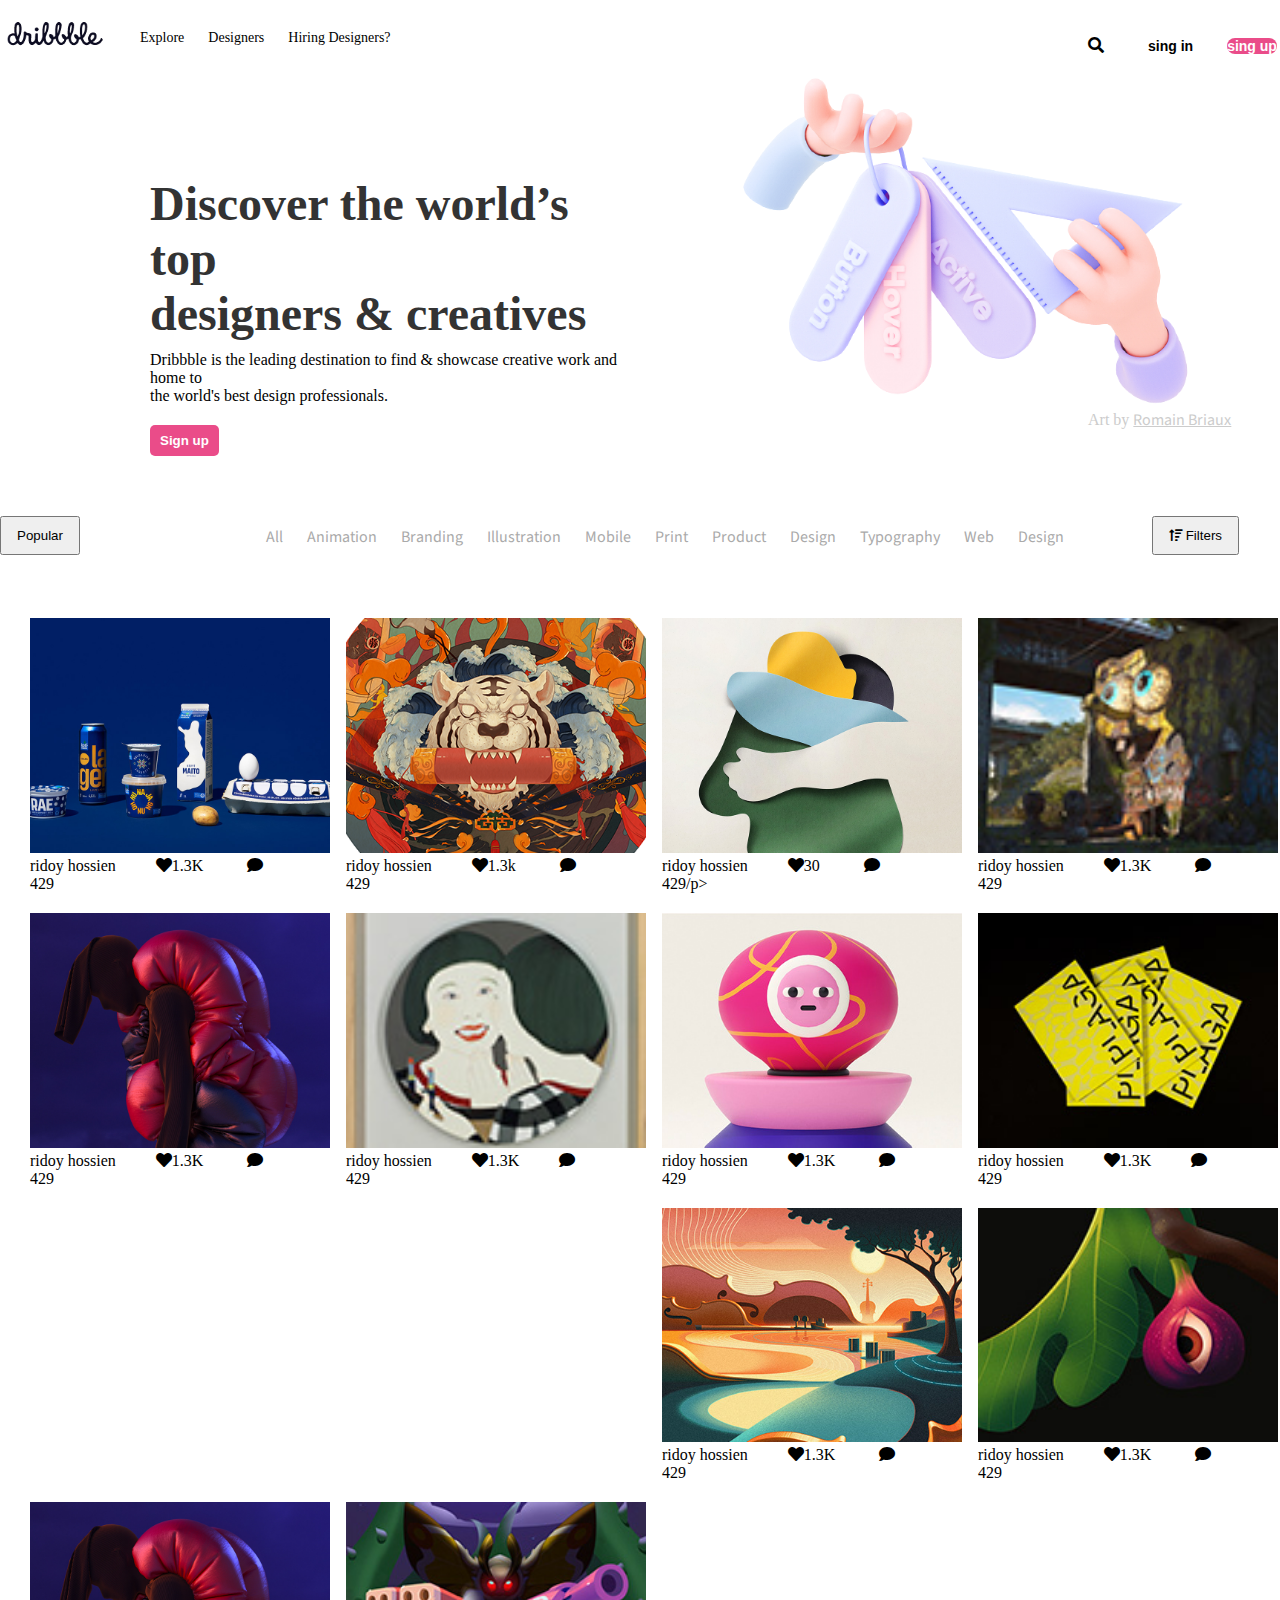
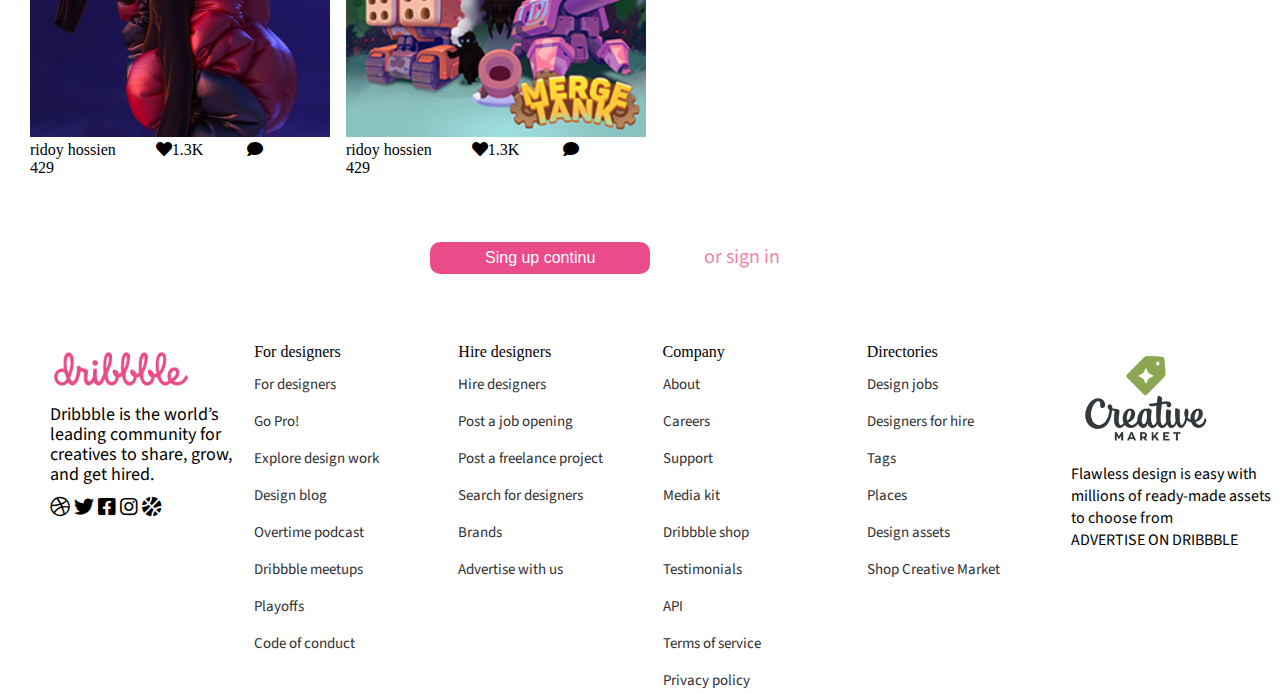
<file: drabbbel/index.html>
<!DOCTYPE html>
<html>
<head>
	<meta charset="utf-8">
	<meta http-equiv="X-UA-Compatible" content="IE=edge">
	<title>Dribbble</title>
	<link rel="stylesheet" href="assets/css/style.css">
	<link rel="stylesheet" href="assets/icon/fontassome/css/all.css">

</head>
<body>
<div class="header">
	<div class="contaier">
		<div class="logo">
			<img src="assets/img/1.png" alt="">
			<p>Explore</p>
			<p>Designers</p>
			<p>Hiring Designers?</p>
		</div>
		<div class="but">
			<i class="fas fa-search"></i>
			<button class="s">sing in</button>
			<button>sing up</button>
		</div>
	</div>
	</div>	
		


<!-- end -->

<div class="banar">
	<div class="con">
		<div class="h1">
		<h1>Discover the world’s top <br> designers & creatives</h1>
		<p>Dribbble is the leading destination to find & showcase creative work and home to <br> the world's best design professionals.</p>
		<button>Sign up</button>
	</div>
	<div class="img">
		<img src="assets/img/4.png" alt="">
		<p>Art by <a href="#"> Romain Briaux</a></p>
	</div>
</div>
</div>



<!-- ent -->

<div class="hader2">
	<div class="contaner">
		<div class="but2">
			<button>Popular</button>
		</div>
		<div class="li">
			<ul>
				<li><a href="#">All</a></li>
				<li><a href="#">Animation</a></li>
				<li><a href="#">Branding </a></li>
				<li><a href="#">Illustration</a></li>
				<li><a href="#"> Mobile </a></li>
				<li><a href="#">Print</a></li>
				<li><a href="#">Product</a></li>
				<li><a href="#"> Design</a></li>
				<li><a href="#">Typography</a></li>
				<li><a href="#">Web</a></li>
				<li><a href="#"> Design</a></li>
			</ul>
		</div>
		<div class="filer">
			<button><i class="fas fa-sort-amount-up"></i>  Filters</button>
		</div>
	</div>
</div>


<!-- ent -->
     
<div class="all-img">
	<div class="contaier">
		<div class="image">
			<img src="assets/img/20.jpg" alt="">
			<p>ridoy hossien<i class="fas fa-heart"></i>1.3K <i class="fas fa-comment"></i> 429</p>
			
		</div>
		<div class="image">
			<img src="assets/img/21.png" alt="">
			<p>ridoy hossien<i class="fas fa-heart"></i>1.3k <i class="fas fa-comment"></i> 429</p>
			
		</div>
		<div class="image">
			<img src="assets/img/22.jpg" alt="">
			<p>ridoy hossien<i class="fas fa-heart"></i>30 <i class="fas fa-comment"></i> 429/p>
			
		</div>
		<div class="image">
			<img src="assets/img/23.jpg" alt="">
			<p>ridoy hossien<i class="fas fa-heart"></i>1.3K <i class="fas fa-comment"></i> 429</p>
			
		</div>
		<div class="image">
			<img src="assets/img/228.jpg" alt="">
			<p>ridoy hossien<i class="fas fa-heart"></i>1.3K <i class="fas fa-comment"></i> 429</p>
			
		</div>
		<div class="image">
			<img src="assets/img/25.jpg" alt="">
			<p>ridoy hossien<i class="fas fa-heart"></i>1.3K<i class="fas fa-comment"></i> 429</p>
			
		</div>
		<div class="image">
			<img src="assets/img/26.jpg" alt="">
			<p>ridoy hossien<i class="fas fa-heart"></i>1.3K <i class="fas fa-comment"></i> 429</p>
			
		</div>
		<div class="image">
			<img src="assets/img/27.jpg" alt="">
			<p>ridoy hossien<i class="fas fa-heart"></i>1.3K<i class="fas fa-comment"></i> 429</p>
			
		</div>
		<div class="image">
			<img src="assets/img/28.jpg" alt="">
			<p>ridoy hossien<i class="fas fa-heart"></i>1.3K <i class="fas fa-comment"></i> 429</p>
			
		</div>
		<div class="image">
			<img src="assets/img/29.jpg" alt="">
			<p>ridoy hossien<i class="fas fa-heart"></i>1.3K <i class="fas fa-comment"></i> 429</p>
			
		</div>
		<div class="image">
			<img src="assets/img/228.jpg" alt="">
			<p>ridoy hossien<i class="fas fa-heart"></i>1.3K <i class="fas fa-comment"></i> 429</p>
			
		</div>
		<div class="image">
			<img src="assets/img/229.jpg" alt="">
			<p>ridoy hossien<i class="fas fa-heart"></i>1.3K <i class="fas fa-comment"></i> 429</p>
			
		</div>

	</div>
</div>








<!-- end -->

<div class="or">
	<button>Sing up continu</button>
	<a href="#">or sign in</a>
</div>


<!-- end -->




  <div class="foter">
  	<div class="contaner">
  		<div class="foter1">
  			<img width="150" src="assets/img/2.png" alt="">

  			<p>Dribbble is the world’s <br> leading community for <br> creatives to share, grow, <br> and get hired.</p>
  			 <i class="fab fa-dribbble"></i>
  			<i class="fab fa-twitter"></i>
  			<i class="fab fa-facebook-square"></i>
  			<i class="fab fa-instagram"></i>
  			<i class="fas fa-basketball-ball"></i>
  		</div>
  		<div class="foter2">
  			<p>For designers</p>
  			<ul>
  				<li><a href="#">For designers</a></li>
  				<li><a href="#">Go Pro!</a></li>
  				<li><a href="#">Explore design work</a></li>
  				<li><a href="#">Design blog</a></li>
  				<li><a href="#">Overtime podcast</a></li>
  				<li><a href="#">Dribbble meetups</a></li>
  				<li><a href="#">Playoffs</a></li>
  				<li><a href="#">Code of conduct</a></li>


  			</ul>


  		</div>
  		<div class="foter3">
  			<p>Hire designers</p>
  			<ul>
  				<li><a href="#">Hire designers</a></li>
  				<li><a href="#">Post a job opening</a></li>
  				<li><a href="#">Post a freelance project</a></li>
  				<li><a href="#">Search for designers</a></li>
  				<li><a href="#">Brands</a></li>
  				<li><a href="#">Advertise with us</a></li>
  				


  			</ul>

  		</div>
  		<div class="foter4">
  			<p>Company</p>
  			<ul>
  				<li><a href="#">About</a></li>
  				<li><a href="#">Careers</a></li>
  				<li><a href="#">Support</a></li>
  				<li><a href="#">Media kit</a></li>
  				<li><a href="#">Dribbble shop</a></li>
  				<li><a href="#">Testimonials</a></li>
  				<li><a href="#">API</a></li>
  				<li><a href="#">Terms of service</a></li>
  				<li><a href="#">Privacy policy</a></li>
 
  			</ul>

  		</div>
  		<div class="foter5">
  			<p>Directories</p>
  			<ul>
  			<li><a href="#">Design jobs</a></li>
  			<li><a href="#">Designers for hire</a></li>
  			<li><a href="#">Tags</a></li>
  			<li><a href="#">Places</a></li>
  			<li><a href="#">Design assets</a></li>
  			<li><a href="#">Shop Creative Market</a></li>
  			
  			</ul>
  		</div>
<div class="foter6">
  			<img width="150" src="assets/img/2x.png" alt="">

  			<p>Flawless design is easy with <br> millions of ready-made assets <br> to choose from <br>ADVERTISE ON DRIBBBLE</p>
  			
  		</div>
  		
  </div>
</div>
















</body>
</html>
</file>
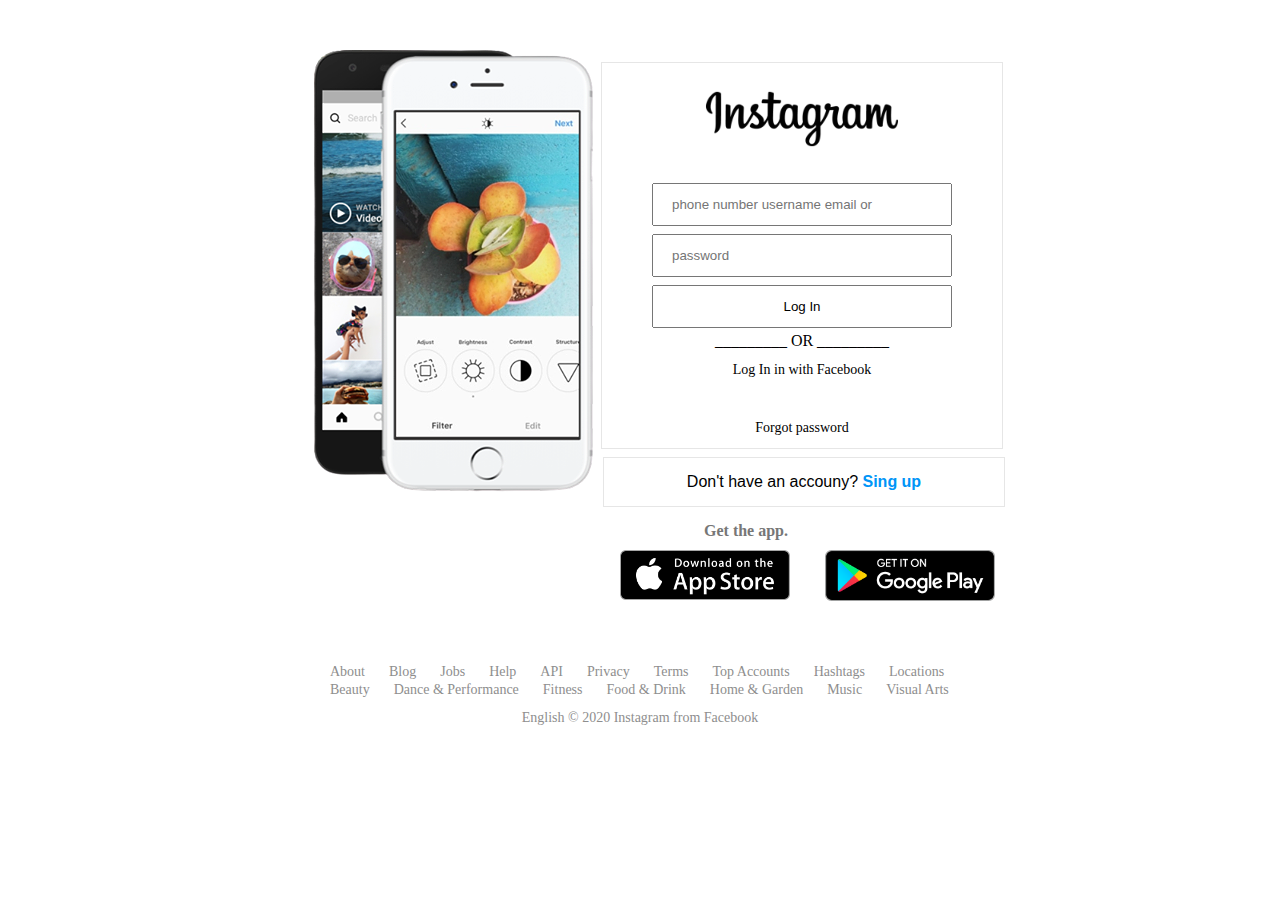
<file: instagrm/index.html>
<!DOCTYPE html>
<html>
<head>
	<meta charset="utf-8">
	<meta http-equiv="X-UA-Compatible" content="IE=edge">
	<title>instagram</title>
	<link rel="stylesheet" href="assets/font/fontassome/css/all.css">
	<link rel="shortcut icon" href="assets/img/d.jfif" type="image/x-icon">
	<link rel="stylesheet" href="assets/css/style.css">
</head>
<body>
	


<div class="banar">
	<div class="contaner">
		<div class="imge">
			<img src="assets/img/4.png" alt="">
		</div>
		<div class="logo">
			<img src="assets/img/w.png" alt=""><br>
	<input type="email" placeholder="phone number username email or"><br>
	<input type="password" placeholder="password"><br>
	<input type="submet" class="yt" value="Log In">
	<br>

	_________ OR _________

<br>

	<a href="w">Log In in with Facebook </a><br>
	

	<a href="d">Forgot password </a>

		</div>
	</div>
</div>



 
<div class="loi">Don't have an accouny? <a href="r"> Sing up</a>

</div>
	
<div class="mj">
	<h4>Get the app.</h4>
</div>


<div class="oi">
	<img width="170" src="assets/img/1.png" alt="">
</div>
<div class="op">
	<img width="170" src="assets/img/2.png" alt="">
</div>





<!-- end -->




<div class="lop">
	<div class="loq">
		<div class="los">
				<ul>
		<li><a href="#">About</a></li>
		<li><a href="#">Blog</a></li>
		<li><a href="#">Jobs</a></li>
		<li><a href="#">Help</a></li>
		<li><a href="#">API</a></li>
		<li><a href="#">Privacy</a></li>
		<li><a href="#">Terms</a></li>
		<li><a href="#">Top Accounts</a></li>
		<li><a href="#">Hashtags</a></li>
		<li><a href="#">Locations</a></li>
		<li><a href="#">Beauty</a></li>
		<li><a href="#">Dance & Performance</a></li>
		<li><a href="#">Fitness</a></li>
		<li><a href="#">Food & Drink</a></li>
		<li><a href="#">Home & Garden</a></li>
		<li><a href="#">Music</a></li>
		<li><a href="#">Visual Arts</a></li>

	</ul>

		</div>
	</div>
</div>
<!-- end -->
<div class="la">	<p>English © 2020 Instagram from Facebook

</p></div>









</body>
</html>
</file>
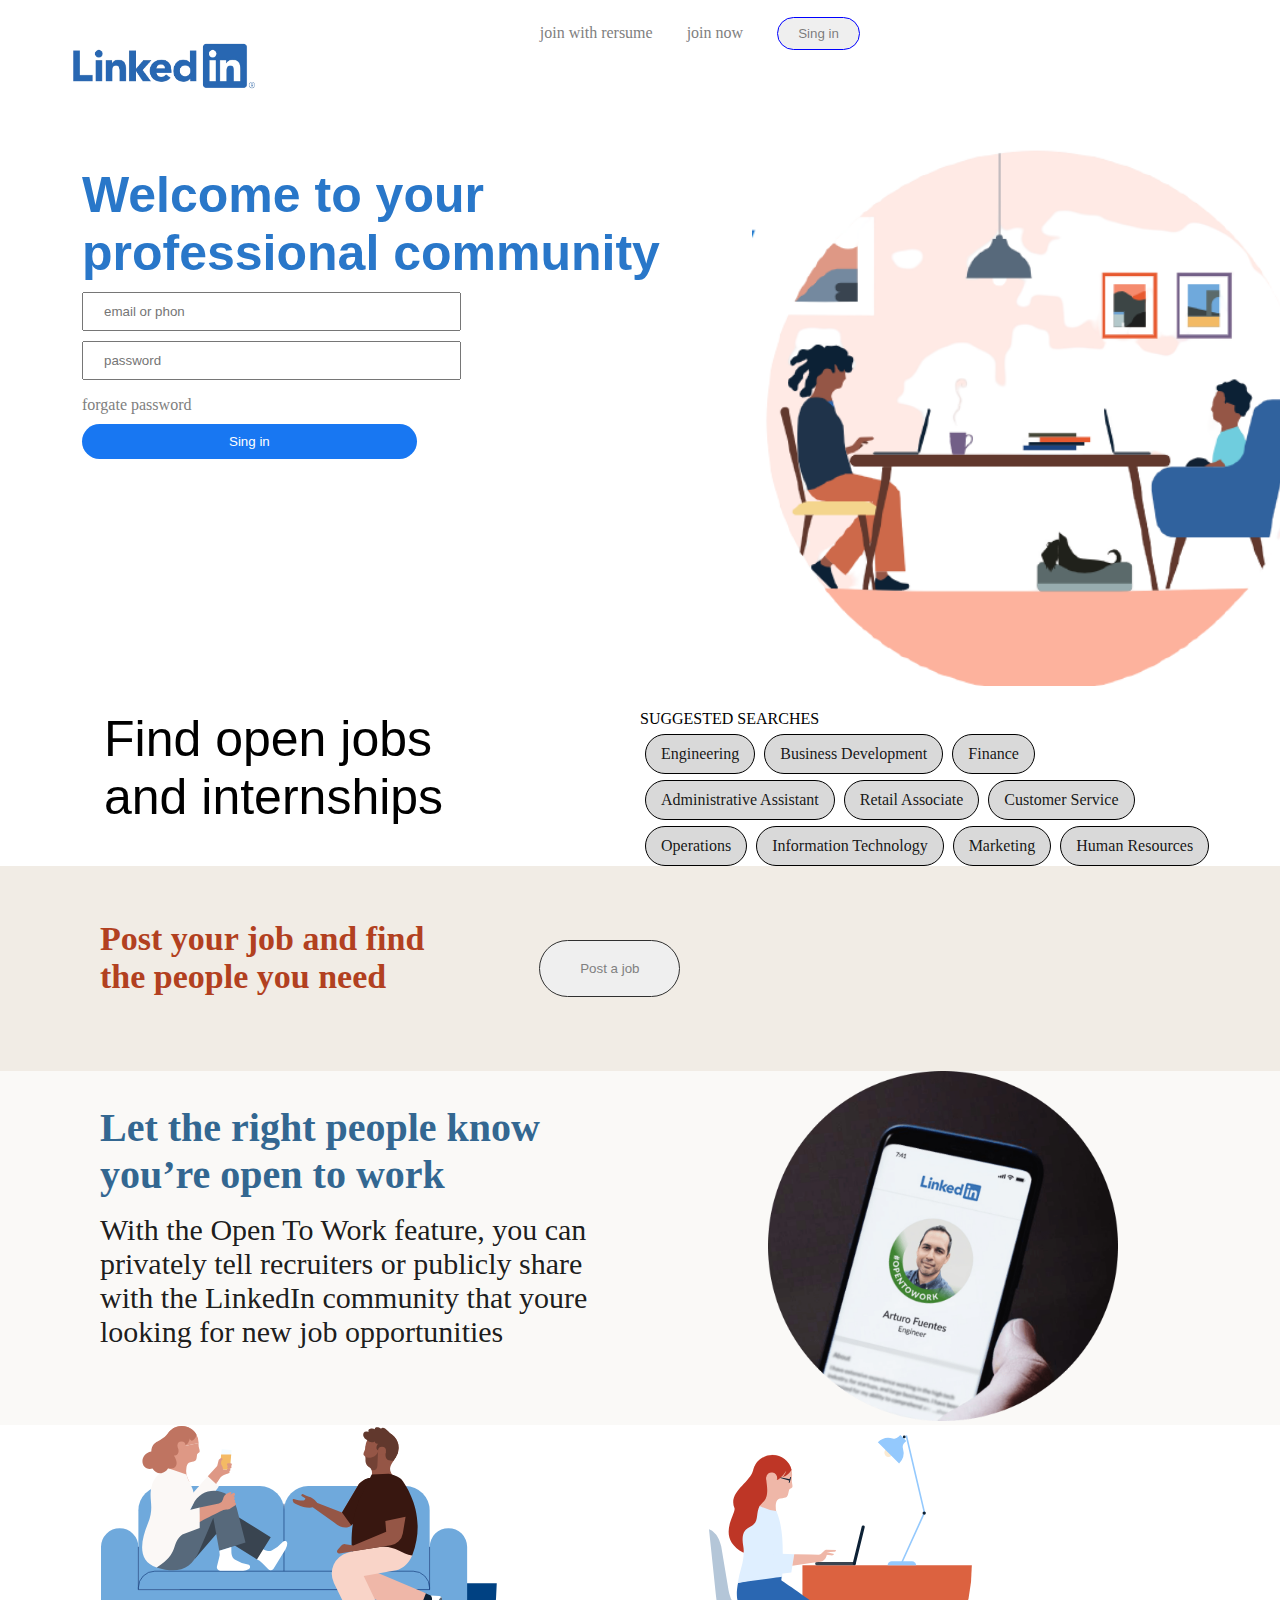
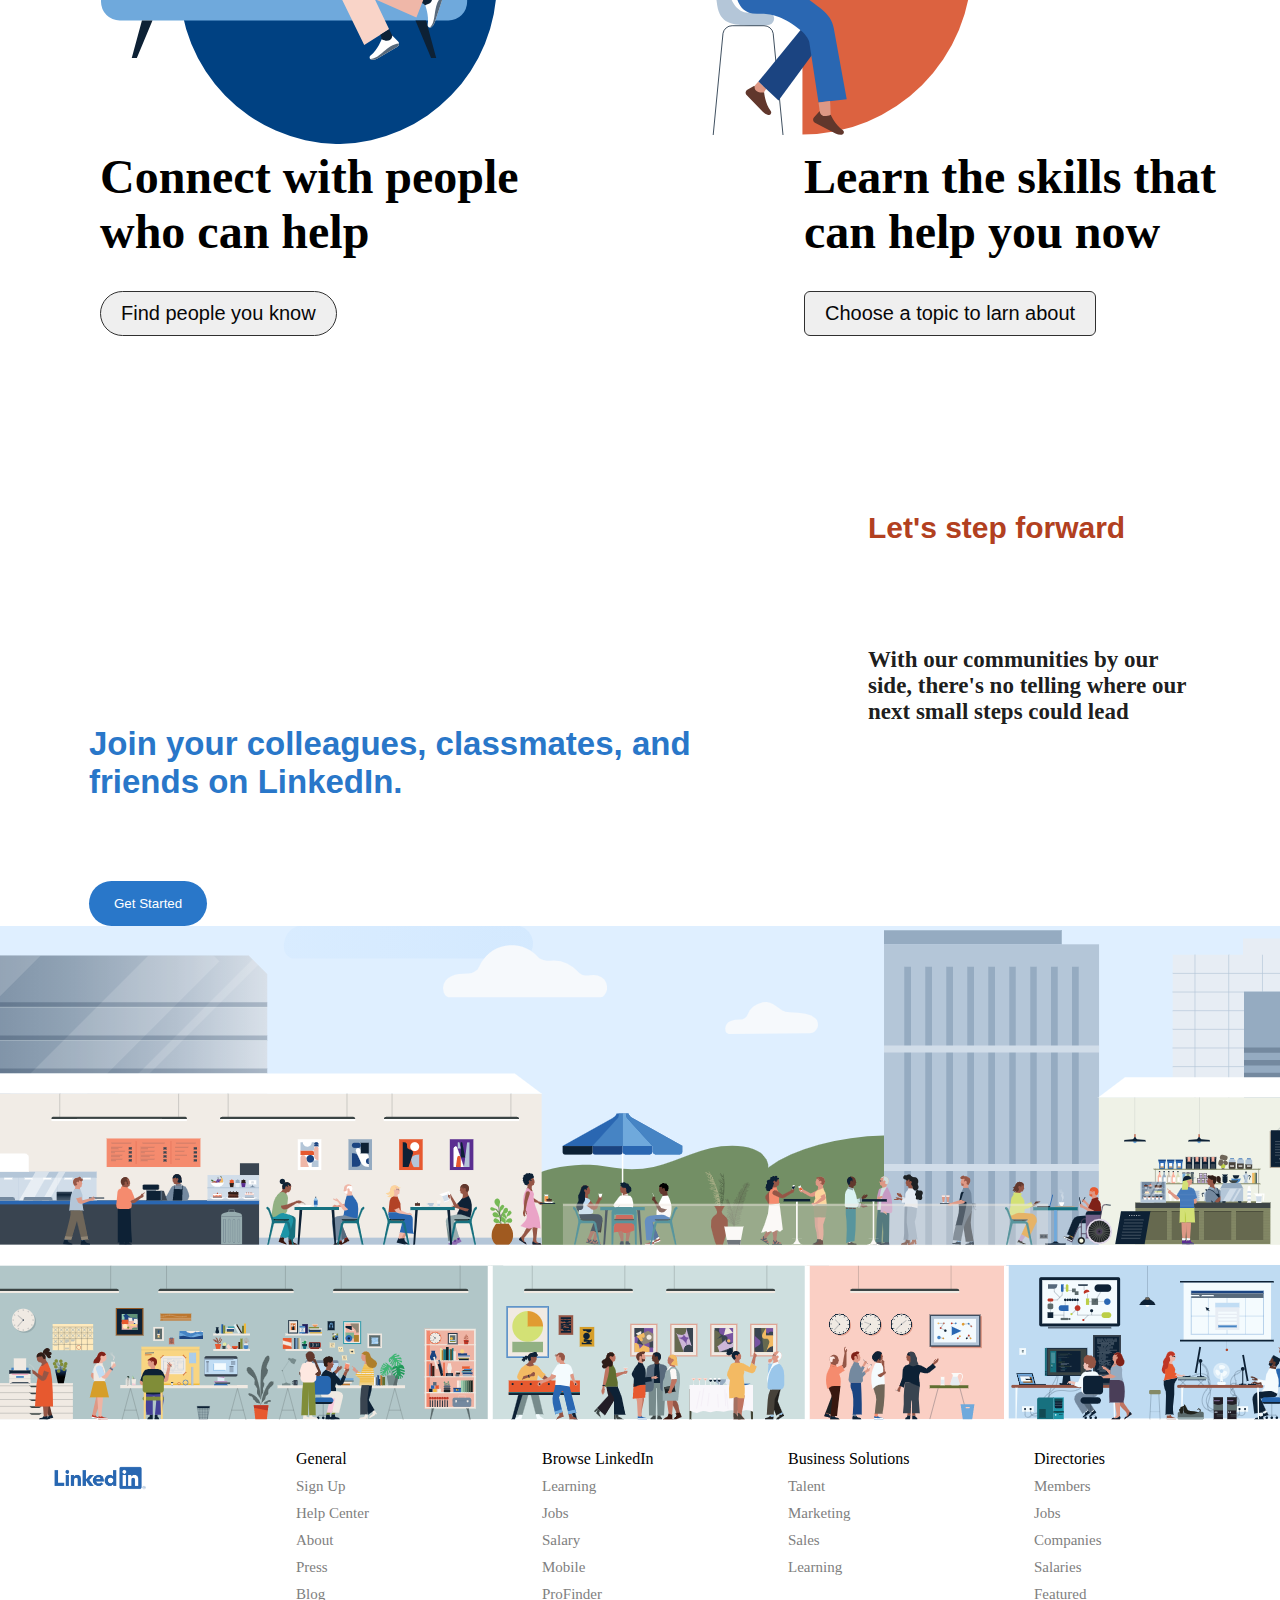
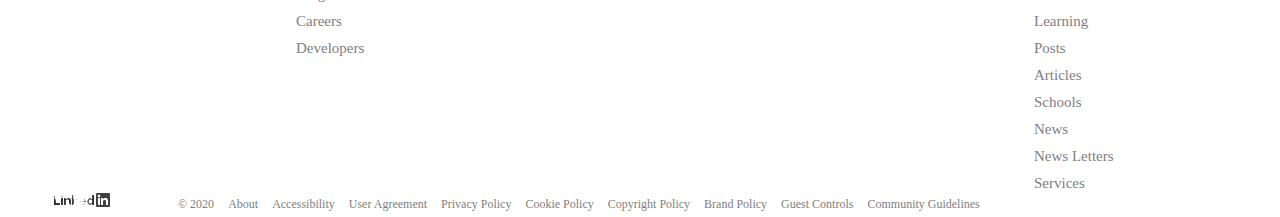
<file: linkedin/index.html>
<!DOCTYPE html>
<html>
<head>
	<meta charset="utf-8">
	<meta http-equiv="X-UA-Compatible" content="IE=edge">
	<title></title>
	<link rel="stylesheet" href="assets/css/style.css">
</head>
<body>
	
	<div class="header">
		<div class="con">
			<div class="logo">
				<img width="200" src="assets/img/li.png" alt="">
			</div>
			<div class="menu">
				<ul>
					<li><a href="#">join with rersume</a></li>
					<li><a href="#">join now</a></li>
					<li><button>Sing in</button></li>
				</ul>
			</div>
		</div>
	</div>
	<!-- ent -->
	<!-- banar srtate -->

		<div class="banar ">
		<div class="con ">
			<div class="c">
				<h1>Welcome to your professional community</h1>
				<input type="text" placeholder="email or phon">
				<input type="text" placeholder="password">
				<a href="#">forgate password</a>
				<input class="a" type="submit" name="" value="Sing in">
				
			</div>
			<div class="i">
				<img width="560" src="assets/img/_1.png" alt="">
			</div>
		</div>
	</div>
<!-- ent -->
<div class="banar2">
	<div class="con">
		<div class="all">
			<h2>Find open jobs <br> and internships</h2>
		</div>
		<div class="link">
			<p>SUGGESTED SEARCHES</p>
			<ul>
				<li><a href="#">Engineering</a></li>
				<li><a href="#">Business Development</a></li>
				<li><a href="#">Finance</a></li>
				<li><a href="#">Administrative Assistant</a></li>
				<li><a href="#">Retail Associate</a></li>
				<li><a href="#">Customer Service</a></li>
				<li><a href="#">Operations</a></li>

				<li><a href="#">Information Technology</a></li>
				<li><a href="#">Marketing</a></li>

				<li><a href="#">Human Resources</a></li>


			</ul>
		</div>
	</div>
</div>

<!-- ENT -->
<div class="hader3">
	<div class="con3">
		<div class="all3">
			<h2>Post your job and find <br> the people you need</h2>

		</div>
	</div>
	<div class="but">
		 
		 <button>Post a job</button>
	</div>
</div>
<!-- ENT -->
<div class="hader4">
	<div class="con4">
		<div class="all4">
			<h3>Let the right people know <br> you’re open to work</h3><p>With the Open To Work feature, you can <br> privately tell recruiters or publicly share <br> with the LinkedIn community that youre <br> looking for new job opportunities</p>
			</div>
			<div class="logo">
				<img width="350" src="assets/img/n.png" alt="">
			</div>
		</div>
	</div>

<!-- ENT -->

<div class="hader5">
	<div class="con5">
		<div class="time1">
			<img width="400" src="assets/img/10.svg" alt="">
			<h2>Connect with people <br> who can help</h2>
			<button>Find people you know</button>
			</div>
			<div class="time2">
				<img width="400" src="assets/img/11.svg" alt="">
				<h2>Learn the skills  that<br> can help you now</h2>
				<button>Choose a topic to larn about</button>

			</div>
		</div>
	</div>

<!-- ent -->

<div class="header6">
	<div class="con6">
		<div class="vdo">
			<iframe width="460" height="315" src="https://www.youtube.com/embed/EEikRQ58NwM" frameborder="0" allow="accelerometer; autoplay; clipboard-write; encrypted-media; gyroscope; picture-in-picture" allowfullscreen></iframe>
		</div>
		<div class="all6">
			<h2>Let's step forward</h2>
				<h3>With our communities by our <br> side, there's no telling where our <br>next small steps could lead</h3>
			
		</div>
	</div>
</div>

<!-- end -->

<div class="lo">
	<h2>Join your colleagues, classmates, and <br>friends on LinkedIn.</h2>

	<button>Get Started</button>

</div>
<div class="liou">
	<img src="assets/img/111.png" alt="">
</div>


<!-- ent -->

  <div class="foter">
  	<div class="contaner">
  		<div class="foter1">
  			<img width="100" src="assets/img/13.png" alt="">
  		</div>
  		<div class="foter2">
  			<p>General</p>
  			<ul>
  				<li><a href="#">Sign Up</a></li>
  				<li><a href="#">Help Center</a></li>
  				<li><a href="#">About</a></li>
  				<li><a href="#">Press</a></li>
  				<li><a href="#">Blog</a></li>
  				<li><a href="#">Careers</a></li>
  				<li><a href="#">Developers</a></li>

  			</ul>
  		</div>
  		<div class="foter3">
  			<p>Browse LinkedIn</p>
  			<ul>
  				<li><a href="#">Learning</a></li>
  				<li><a href="#">Jobs</a></li>
  				<li><a href="#">Salary</a></li>
  				<li><a href="#">Mobile</a></li>
  				<li><a href="#">ProFinder</a></li>
  				


  			</ul>
  		</div>
  		<div class="foter4">
  			<p>Business Solutions</p>
  			<ul>
  				<li><a href="#">Talent</a></li>
  				<li><a href="#">Marketing</a></li>
  				<li><a href="#">Sales</a></li>
  				<li><a href="#">Learning</a></li>
 
  			</ul>
  		</div>
  		<div class="foter5">
  			<p>Directories</p>
  			<ul>
  				<li><a href="#">Members</a></li>
  				<li><a href="#">Jobs</a></li>
  				<li><a href="#">Companies</a></li>
  				<li><a href="#">Salaries</a></li>
  				<li><a href="#">Featured</a></li>
  				<li><a href="#">Learning</a></li>
  				<li><a href="#">Posts</a></li>
  				<li><a href="#">Articles</a></li>
  				<li><a href="#">Schools</a></li>
  				<li><a href="#">News</a></li>
  				<li><a href="#">News Letters</a></li>
  				<li><a href="#">Services</a></li>
  			</ul>
  		</div>
  		
  </div>
</div>



<!-- end -->

<div class="foter">
	<div class="contener">
		<div class="img1">
			<img src="assets/img/101.png" alt="">
		</div>
		<div class="foter-lest">
					<ul>
			<li><a href="#">© 2020</a></li>
			<li><a href="#">About</a></li>
			<li><a href="#">Accessibility</a></li>
			<li><a href="#">User Agreement</a></li>
			<li><a href="#">Privacy Policy</a></li>
			<li><a href="#">Cookie Policy</a></li>
			<li><a href="#">Copyright Policy</a></li>
			<li><a href="#">Brand Policy</a></li>
			<li><a href="#">Guest Controls</a></li>
			<li><a href="#">Community Guidelines</a></li>
		</ul>
		</div>
	</div>
</div>



































</body>
</html>
</file>
<file: drabbbel/assets/css/style.css>
@import url('https://fonts.googleapis.com/css2?family=Source+Sans+Pro:wght@300&display=swap');

*{
  margin: 0px;
  padding: 0px;
}
a{
	text-decoration: none;
font-family: 'Source Sans Pro', sans-serif;
}

li{
	list-style: none;
}
.contaier{
	width: 100%;
	margin: 0 auto;
	
}
/* ent */
.header{
	background-color: #fff;
}
.header:after{
	content: '';
	clear: both;
	display: block;

}
.logo{
	float: left;
	width: 85%;
}
.logo img{
	float: left;
	width: 120px;
}
.but{
	float: left;
	width: 15%;
}
.logo p{
	display: inline-block;
	margin-top: 30px;
	margin-left: 20px;
	color: black;
	font-size: 14px;
}

.but button{

	display: inline-block;
	margin-top: 30px;
	margin-left: 20px;
	color: #fff;
	font-size: 14px;
	font-weight: bold;
	background-color: #ea4c89;
	cursor: pointer;
	border-radius: 50px;
	border: none;
}
.but button:hover{
	background-color: #f082ac;
}
.but .s:hover{
	background-color: transparent;

}
.but i{
	margin-right: 10px;
}
.but .s{
	display: inline-block;
	padding: 8px 10px;
	margin-top: 30px;
	margin-left: 20px;
	color: black;
	font-size: 14px;
	font-weight: bold;
	background-color: #fff;
	border-radius: 50px;
	border: none;
}
/* end */


.con{
	width: 100%;
	margin: auto;
}
.banar:after{
	content: '';
	display: block;
	clear: both;
}
.h1{
	float: left;
    width: 50%;	
}

.img{

	float: left;
	width: 50%;
		
}
.h1 h1{
	margin-top: 100px;
	font-size: 48px;
	margin-left: 150px;
	color: #333333;
}
.h1 p{
	margin-left: 150px;
	font-size: 16px;
	margin: 10px;
	margin-left: 150px;
}
.img img{
	width: 450px;
	margin-left: 100px;
}
.h1 button{
	padding: 8px 10px;
	margin-left: 150px;
	background-color: #ea4c89;
	font-weight: bold;
	margin-top: 10px;
	border-radius: 5px;
	border: none;
	color: white;
}
.h1 button:hover{
	background-color: #f082ac;
}
.img p{
	margin-left: 70%;
	color: #ccc;
}
.img a{
	color: #ccc;
	text-decoration: underline;
	margin: 30px 0px;


}

.hader2:after{
	content: '';
	display: block;
	clear: both;
}

.hader2{
	margin-top: 60px;
}



.but2{
	float: left;
	width: 20%;
}
.li{
	float: left;
	width:70%;
}
.filer{
	float: left;
	width: 10%;
}

.li ul li{
	display: inline-block;
	padding: 10px;
}

.li ul li a{
	color: #aaaaaa;
}

.li ul li a:hover{
	color: #333;
}

.but2 button{
	padding: 10px 15px;
}
.filer button{
	padding: 10px 15px;
}

/* ent */




.all-img:after{
	content: '';
	display: block;
	clear: both;
}




.all-img{
	margin-top: 50px;
}







.image p i{
	margin-left: 40px;
}

.image img{
	width: 300px;

}


.image{
	width: 20%;
	float: left;
	padding: 0px 10px;
	margin: 10px 20px;
}



/* end */


.or{
	margin-top: 55px;
	margin-left: 430px;
	
}

.or button{
	padding: 7px 55px;
	font-size: 16px;
	border-radius: 10px;
	background-color: #ea4c89;
	border: none;
	outline: none;
	color: white;
}
.or button:hover{
	background-color: #F082AC
}
.or a{
	padding: 1px 50px;
	font-size: 20px;
	color: #f082ac;


}


/* end */





.foter:after{
	content: '';
	clear: both;
	display: block;

}

.foter{
	margin-top: 49px;
	margin-left: 50px;
}


.foter1{
	width: 16.6%;
	float: left;
	margin-top: 20px;
	text-align: justify;
	color: black;
	font-weight: normal;
	font-size:18px ;
	line-height: 20px;
	font-family: 'Source Sans Pro', sans-serif;


}
.foter1 i{
	font-size: 20px;
	margin: 12px 0px;

}


.foter2{
	width: 16.6%;
	float: left;
	margin-top: 20px;

}
.foter2 ul li{
	display: block;
	margin-top: 10px;

}
.foter2 ul li a{
	display: block;
	color: #303030;
	font-size: 15px;
	padding: 3px 0px;

}
.foter3{
	width: 16.6%;
	float: left;
	margin-top:20px;
}
.foter3 ul li{
	display: block;
	margin-top: 10px;


}
.foter3 ul li a{
	display: block;
	color: #303030;
	font-size: 15px;
	padding: 3px 0px;

}
.foter4{
	width: 16.6%;
	float: left;
	margin-top: 20px;
}
.foter4 ul li{
	display: block;
	margin-top: 10px;

}
.foter4 ul li a{
	display: block;
	color: #303030;
	font-size: 15px;
	padding: 3px 0px;

}
.foter5{
	width: 16.6%;
	float: left;
	margin-top: 20px;
}
.foter5 ul li{
	display: block;
	margin-top: 10px;

}
.foter5 ul li a{
	display: block;
	color: #303030;
	font-size: 15px;
	padding: 3px 0px;

}

.foter6{
	width: 16.6%;
	float: left;
	margin-top: 20px;
}
.foter6 p{
	font-family: 'Source Sans Pro', sans-serif;
	font-size: 16px;
	cursor: pointer;
}
</file>
<file: instagrm/assets/css/style.css>
*{
	margin: 0;
	padding: 0;
}

a{
	text-decoration: none;
}

.contaner{
	width: 800px;
	
	

}
.banar:after{
	clear: both;
	display: block;
	content: '';

}


.banar{
	width: 95%;
	text-align: center;
	margin: 50px auto;

}


.banar .logo img{
 width: 200px;
 text-align: center;

}
.banar .logo input{
 width: 75%;
 padding: 12px 18px;
 box-sizing: border-box;
 margin: 4px 0px;
 
 

}
.banar .logo .yt{
	text-align: center;

}

.banar .logo a{
	color: black;
	font-size: 14px;
	display: block;
	padding: 12px;

}

.imge{
	float: left;
	width: 30%;
	margin-left: 282px;


}
.logo{
	float: left;
	width: 50%;
	margin-left: 569px;
	display: block;
	margin-top: -435px;
	border: 1px solid #E6E6E6;

}

.loi{
	margin-left: 603px;
	font-family: 'Open Sans', sans-serif;
	border: 1px solid #E6E6E6;
	width: 400px;
	padding: 15px 0px;
	margin-top: -90px;
	text-align: center;
}


.loi a{
	color: #0095F7;
	font-weight: bold;

	
	font-family: 'Open Sans', sans-serif;

	
}

.mj h4{
	margin-top: 15px;
	margin-left: 55%;
	color: #777777;

}


.oi img{
position: absolute;
margin: 0px;
top: 550px;
left: 620px;
right: 0px;
bottom: 0px;
display: inline-block;
}

.op img{
position: absolute;
margin: 0px;
top: 550px;
left: 825px;
right: 0px;
bottom: 0px;
display: inline-block;
}




/* end */

.loq{
	margin: auto;
	width: 50%;
	
}

.los ul li{
	display: inline-block;
}

.lop{
	margin-top: 122px;
}

.los ul li a{
	padding: 12px 10px;
	color: #8e8e8e;
	font-size: 14px;
}

/* end */

.la p{
	margin: 12px;
	font-size: 14px;
	display: block;
	text-align: center;
	color: #8e8e8e;
	cursor: pointer;
}
</file>
<file: linkedin/assets/css/style.css>
*{
	margin: 0px;
	padding: 0px;
}
a{
	text-decoration: none;

}
ul li{
	list-style: none;
}
.header{
	background-color: #ffffff; 
}

.header:after{
	display: block;
	content: '';
	clear: both;

}
.con{
	width: 90%;
	margin: auto;
}
.header .logo img{
	margin-top: 10px;

}
.header .menu ui li{
	text-align: right;
}
.header .menu ul li{
	display: inline-block;
	padding: 10px 15px;
	margin-top: 7px;
	transition: .7s;
}
.header .menu ul li:hover{
	display: inline-block;
	color: rgba(0, 0, 0, 0.9);
	background-color: lightgray;
}
.header .menu ul li:hover a{
	display: inline-block;
	color: black;
}

.header .menu ul li a{
	display: block;
	color: gray;
}
.header .menu button{
	padding: 8px 20px;
	color: rgba(0, 0, 0, 0.5);
	border-radius: 100px;
	outline: none;
	border: 1px solid blue;
}
.header .menu button a{
	color: blue;
}

.header .logo{
	width: 40%;
	float: left;
}
.header .i img{
	margin-top: 80px;
}
.header .menu{
	width: 60%;
	float: left;
}
/* ent */

.banar{
	margin: 20px;
}
.banar:after{
	display: block;
	content: '';
	clear: both;

}
.banar .c{
	width: 60%;
	float: left;
}
.banar .i{
	width: 40%;
	float: left;
}
.banar .c h1{
	margin-top: 20px;
	font-size: 50px;
	font-family: sans-serif;
    
	color: #2977c9;
	font-family: sans-serif;
}
.banar .c input{

	display: block;
	margin-top: 10px;
	width: 50%;
	padding: 10px 20px;
}
.banar .c a{
	margin-top: 16px;
	color: gray;
	display: inline-block;
}
.banar .c a:hover{
	text-decoration: underline
}
.a{
	display: block;
	border-radius: 100px;
	outline: none;
	border: none;
	color: white;
	background-color: #1877f2;
}

/* ent */

.banar2 .all {
	float: left;
	width: 50%;
}
.banar2:after{
	content: '';
	clear: both;
	display: block;
}
.banar2 .link{
	width: 50%;
	float: left;
}
.banar2 .link ul li{
	display: inline-block;

}
.banar2 .link ul li a{
	display: inline-block;
	border: 1px solid black;
	padding: 10px 15px;
	margin-top: 6px;
	margin-left: 5px;
	border-radius: 100px;
	background-color: rgba(0,0,0,0.15);
    color: rgba(0,0,0,0.9);
}
.banar2 .link ul li a:hover{
	background-color: gray;
	color: black;

}
.banar2 .all h2{
	margin-left: 40px;
	font-size: 50px;
	 font-family: sans-serif;
	 font-weight: 200;

}
/* end */
.all3{
	float: left;
	width: 42%;

}
.but{
	float: left;
	width: 58%;

}
.all3 h2{
	color: #b24020;
	font-size: 34px;
	margin: 44px 90px;
}
.but button{
	padding: 12px;
	color: gray;
	margin: 64px 0px;
   border-radius: 100px;
   padding: 20px 40px;
   border: 1px solid #303030;
}
.but button:hover{
	background-color: #c1bdb7;
	color: black;
	

}
.hader3{
	background-color: #f1ece5;
	padding: 10px;

}
.hader3:after{
	content: '';
	clear: both;
	display: block;
}

/* end */
.hader4:after{
	content: '';
	clear: both;
	display: block;
}
.all4{
	float: left;
	width: 60%;
}
.logo{
	float: left;
	width: 40%;
}
.all4 h3{
	font-size: 40px;
	color: #336791;
	margin-left: 100px;
	margin-bottom: 15px;

}
.all4 p{
	font-size: 30px;
	margin-left: 100px;
	color: rgba(0, 0, 0, .9);
}
.hader4{
	background-color: #faf9f7;
}
.all4{
	margin-top: 33px;
}

/* ent */

.hader05:after{
	content: '';
	clear: both;
	display: block;
}
.time1{
	float: left;
	width:55%;
}
.time2{
	float: left;
	width:  45%;
}
.time1 img{
	margin-left: 100px;
}
.time1 h1{
	margin-left: 100px;
	font-size: 48px;
}
.time1 button{
	margin: 32px;
	margin-left: 100px;
	font-size: 20px;
	padding: 10px 20px;
	border: 1px solid #303030;
	border-radius: 100px;
	color: #070707;
}
.time1 button:hover{
	background-color: gray;



}
.time2 h2{
	margin-left: 100px;
	font-size: 48px;
}
.time1 h2{
	margin-left: 100px;
	font-size: 48px;
}

.time2 button{
	margin: 32px;
	margin-left: 100px;
	font-size: 20px;
	padding: 10px 20px;
	border: 1px solid #303030;
	border-radius: 6px;
	color: #070707;
	}

	/* ent */


.hader06:after{
	content: '';
	clear: both;
	display: block;
}
.vdo{
	float: left;
	width:60%;
	
}
.vdo{
	margin-top: 11px;
	  
}


.all6 {
	float: left;
	width:  40%;
	
}



.all6 h2{
	margin-left: 100px;
	padding: 2px 0px;
	font-size: 30px;
	margin-bottom:  23px;
	font-family: sans-serif;
    color:  #B24020;
    margin-top: 141px;
    margin-bottom: 100px;
	
}

.all6 h3{
	margin-left: 100px;
	color: rgba(0,0,0,0.9);
		font-size: 23px;
}

/* end:  */

.lo{
	margin-top: 411px;
	margin: 0px 89px;
}


.lo button{
	padding: 15px 25px;
	border-radius: 100px;
	margin-top: 80px;
	outline: none;
	border: none;
	color: white;
	background-color:#2977c9;
    font-weight: normal;
    

}

.lo button:hover{
	background-color:  #0a66c2;
    color: #fff;

}

.lo h2{
	 
	 font-family: sans-serif;
	     color: #2977c9;
	     font-size: 33px;
}

/* ent */

.foter:after{
	content: '';
	clear: both;
	display: block;

}

.foter{
	margin-left: 50px;
}
.foter ul li a:hover{
	text-decoration: underline;
	    color: #2977c9;

}

.foter1{
	width: 20%;
	float: left;
	margin-top: 20px;

}
.foter2{
	width: 20%;
	float: left;
	margin-top: 20px;
}
.foter2 ul li{
	display: block;
	margin-top: 10px;

}
.foter2 ul li a{
	display: block;
	color: gray;
	font-size: 15px;

}
.foter3{
	width: 20%;
	float: left;
	margin-top:20px;
}
.foter3 ul li{
	display: block;
	margin-top: 10px;

}
.foter3 ul li a{
	display: block;
	color: gray;
	font-size: 15px;

}
.foter4{
	width: 20%;
	float: left;
	margin-top: 20px;
}
.foter4 ul li{
	display: block;
	margin-top: 10px;

}
.foter4 ul li a{
	display: block;
	color: gray;
	font-size: 15px;

}
.foter5{
	width: 20%;
	float: left;
	margin-top: 20px;
}
.foter5 ul li{
	display: block;
	margin-top: 10px;

}
.foter5 ul li a{
	display: block;
	color: gray;
	font-size: 15px;

}

/* end */

.img1{
	width: 10%;
	float: left;
}
.foter-lest{
	width: 90%;
	float: left;
}
.foter-lest ul li{
	display: inline-block;
	


}


.foter-lest ul li a{
	display: inline-block;
	padding: 5px;
	font-size: 12px;
	color: gray;

}
</file>
